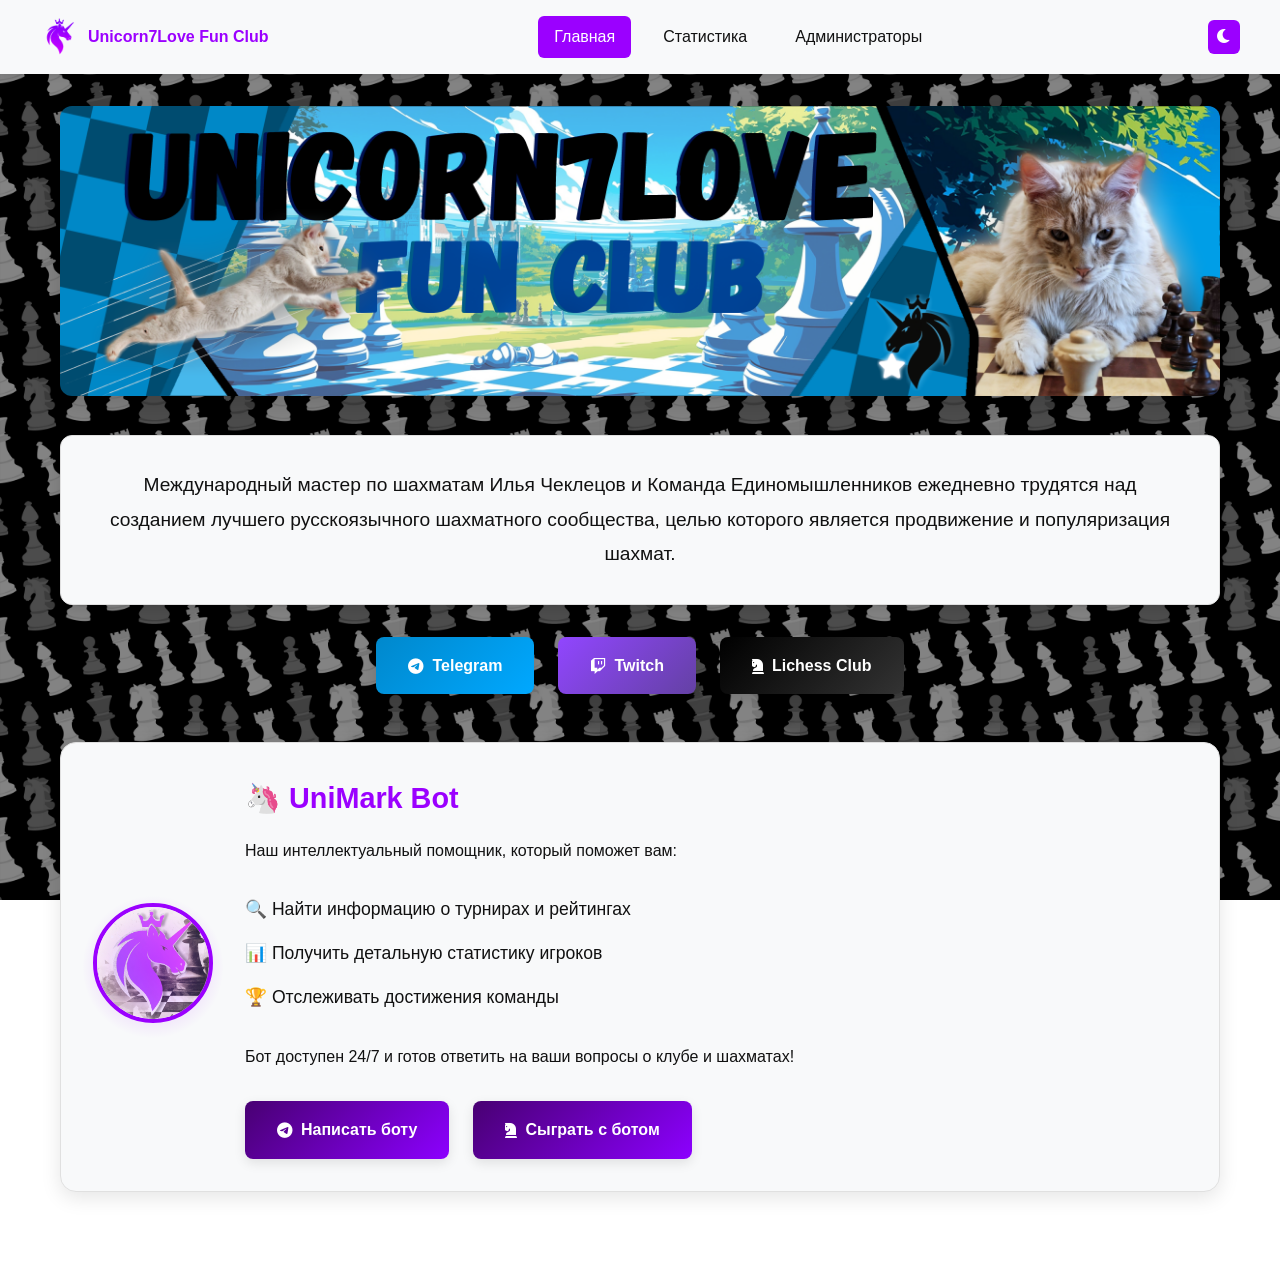
<file: index.html>
<!DOCTYPE html>
<html lang="ru">
<head>
    <meta charset="UTF-8">
    <meta name="viewport" content="width=device-width, initial-scale=1.0">
    <title>Unicorn7Love Fun Club</title>
    <link rel="stylesheet" href="https://cdnjs.cloudflare.com/ajax/libs/font-awesome/6.0.0/css/all.min.css">
<style>
:root {
    --primary-color: #9B00FF;
    --primary-light: #BD7EFF;
    --primary-dark: #7A00CC;
    --background-color: #ffffff;
    --text-color: #111111;
    --card-bg: #f8f9fa;
    --accent-light: #e6ccff;
    --border-color: #e0e0e0;
    --overlay-color: rgba(0, 0, 0, 0.15);
}
[data-theme='dark'] {
    --background-color: #0f0f0f;
    --text-color: #e0e0e0;
    --card-bg: #1a1a1a;
    --accent-light: #4b2d7f;
    --border-color: #333333;
    --overlay-color: rgba(0, 0, 0, 0.4);
}
* {
    margin: 0;
    padding: 0;
    box-sizing: border-box;
}
body {
    font-family: 'Segoe UI', Tahoma, Geneva, Verdana, sans-serif;
    background: var(--background-color);
    color: var(--text-color);
    line-height: 1.6;
    position: relative;
}
body::before {
    content: '';
    position: fixed;
    top: 0;
    left: 0;
    width: 100%;
    height: 100%;
    background: url('img/chess_bg.png') repeat;
    background-size: 200px 200px;
    z-index: -2;
}
body::after {
    content: '';
    position: fixed;
    top: 0;
    left: 0;
    width: 100%;
    height: 100%;
    background: var(--overlay-color);
    z-index: -1;
}
.container {
    max-width: 1200px;
    margin: 0 auto;
    padding: 0 20px;
}
.container h1 {
    color: var(--primary-color);
}
.navbar {
    background: var(--card-bg);
    padding: 1rem;
    position: sticky;
    top: 0;
    z-index: 4;
    box-shadow: 0 2px 8px rgba(0,0,0,0.1);
    backdrop-filter: blur(10px);
}
.nav-container {
    max-width: 1200px;
    margin: 0 auto;
    display: flex;
    justify-content: space-between;
    align-items: center;
}
.nav-logo {
    display: flex;
    align-items: center;
    gap: 0.5rem;
    font-weight: bold;
    color: var(--primary-color);
}
.logo-img {
    width: 40px;
    height: 40px;
    border-radius: 50%;
}
.nav-menu {
    list-style: none;
    display: flex;
    gap: 1rem;
    align-items: center;
}
.nav-link {
    color: var(--text-color);
    text-decoration: none;
    padding: 0.5rem 1rem;
    border-radius: 6px;
    transition: all 0.3s ease;
    font-weight: 500;
    cursor: pointer;
}
.nav-link:hover {
    background: var(--accent-light);
    color: var(--primary-color);
}
.nav-link.active {
    background: var(--primary-color);
    color: white;
}
.theme-btn {
    border: none;
    background: var(--primary-color);
    color: white;
    padding: 0.5rem;
    border-radius: 6px;
    cursor: pointer;
    font-size: 1rem;
    transition: all 0.3s ease;
}
.theme-btn:hover {
    background: var(--primary-dark);
}
.section {
    padding: 2rem 0;
    display: none;
    min-height: calc(100vh - 80px);
}
.section.active {
    display: block;
}
.banner-container {
    text-align: center;
    margin-bottom: 2rem;
}
.main-banner {
    max-width: 100%;
    height: auto;
    border-radius: 12px;
    box-shadow: 0 8px 24px rgba(0,0,0,0.15);
}
.club-description {
    background: var(--card-bg);
    padding: 2rem;
    border-radius: 12px;
    margin-bottom: 2rem;
    text-align: center;
    box-shadow: 0 4px 12px rgba(0,0,0,0.1);
    border: 1px solid var(--border-color);
}
.club-description p {
    font-size: 1.2rem;
    line-height: 1.8;
    color: var(--text-color);
}
.social-links {
    display: flex;
    justify-content: center;
    gap: 1.5rem;
    flex-wrap: wrap;
    margin-bottom: 2rem;
}
.social-btn {
    display: inline-flex;
    align-items: center;
    gap: 0.5rem;
    padding: 1rem 2rem;
    text-decoration: none;
    border-radius: 8px;
    font-weight: 600;
    transition: all 0.3s ease;
    box-shadow: 0 4px 12px rgba(0,0,0,0.1);
}
.social-btn.telegram {
    background: linear-gradient(135deg, #0088cc, #00a8ff);
    color: white;
}
.social-btn.twitch {
    background: linear-gradient(135deg, #9146ff, #6441a4);
    color: white;
}
.social-btn.lichess {
    background: linear-gradient(135deg, #000000, #333333);
    color: white;
}
.social-btn:hover {
    transform: translateY(-2px);
    box-shadow: 0 6px 20px rgba(0,0,0,0.2);
}
.bot-section {
    margin: 3rem 0;
    background: var(--card-bg);
    border-radius: 16px;
    padding: 2rem;
    box-shadow: 0 6px 20px rgba(0,0,0,0.1);
    border: 1px solid var(--border-color);
}
.bot-container {
    display: flex;
    gap: 2rem;
    align-items: center;
}
.bot-avatar {
    position: relative;
    flex-shrink: 0;
}
.bot-image {
    width: 120px;
    height: 120px;
    border-radius: 50%;
    border: 4px solid var(--primary-color);
    animation: bot-float 3s ease-in-out infinite;
}
.bot-glow {
    position: absolute;
    top: -10px;
    left: -10px;
    right: -10px;
    bottom: -10px;
    border-radius: 50%;
    background: radial-gradient(circle, var(--primary-color) 0%, transparent 70%);
    opacity: 0.3;
    animation: bot-pulse 2s ease-in-out infinite;
}
@keyframes bot-float {
    0%, 100% { transform: translateY(0px); }
    50% { transform: translateY(-10px); }
}
@keyframes bot-pulse {
    0%, 100% { opacity: 0.3; transform: scale(1); }
    50% { opacity: 0.6; transform: scale(1.1); }
}
.bot-info h2 {
    color: var(--primary-color);
    margin-bottom: 1rem;
    font-size: 1.8rem;
}
.bot-info ul {
    list-style: none;
    padding: 0;
    margin: 1.5rem 0;
}
.bot-info li {
    padding: 0.5rem 0;
    font-size: 1.1rem;
}
.bot-links {
    display: flex;
    gap: 1.5rem;
    flex-wrap: wrap;
    margin-top: 2rem;
}
.bot-btn {
    display: inline-flex;
    align-items: center;
    gap: 0.5rem;
    padding: 1rem 2rem;
    text-decoration: none;
    border-radius: 8px;
    font-weight: 600;
    transition: all 0.3s ease;
    box-shadow: 0 4px 12px rgba(0,0,0,0.1);
}
.bot-btn.tg {
    background: linear-gradient(135deg, #480072, #8C00FF);
    color: white;
}
.bot-btn.lc {
    background: linear-gradient(135deg, #480072, #8C00FF);
    color: white;
}
.bot-btn:hover {
    transform: translateY(-2px);
    box-shadow: 0 6px 20px rgba(180,136,204,0.4);
}
.instructions-section {
    display: grid;
    grid-template-columns: 1fr 1fr;
    gap: 2rem;
    margin-top: 2rem;
}
.instruction-card {
    background: var(--card-bg);
    padding: 2rem;
    border-radius: 12px;
    box-shadow: 0 4px 12px rgba(0,0,0,0.1);
    border: 1px solid var(--border-color);
}
.instruction-card h3 {
    color: var(--primary-color);
    margin-bottom: 1rem;
    font-size: 1.3rem;
}
.instruction-card ul {
    list-style: none;
    padding-left: 0;
}
.instruction-card li {
    margin-bottom: 0.5rem;
    padding-left: 1rem;
    position: relative;
    font-size: 1rem;
}
.instruction-card li::before {
    content: '•';
    color: var(--primary-color);
    position: absolute;
    left: 0;
}
.stats-grid {
    display: grid;
    grid-template-columns: 1fr;
    gap: 2rem;
    margin-bottom: 3rem;
}
.top-players-section h2 {
    margin-top: 2rem;
    color: var(--primary-color);
    font-size: 1.5rem;
}
.top-players-list {
    display: flex;
    flex-direction: column;
    gap: 1rem;
}
.top-player {
    display: flex;
    align-items: center;
    gap: 1rem;
    padding: 1.5rem;
    border-radius: 12px;
    box-shadow: 0 4px 12px rgba(0,0,0,0.15);
    transition: transform 0.3s ease;
}
.top-player:hover {
    transform: translateY(-2px);
}
.rank-badge {
    font-size: 1.5rem;
    font-weight: bold;
    width: 50px;
    height: 50px;
    border-radius: 50%;
    display: flex;
    align-items: center;
    justify-content: center;
    color: white;
    text-shadow: 1px 1px 2px rgba(0,0,0,0.3);
    flex-shrink: 0;
}
.diamond {
    background: linear-gradient(135deg, #b9f2ff, #e0ffff);
    color: #003d5c !important;
}
.diamond .rank-badge {
    background: linear-gradient(135deg, #00bcd4, #0097a7);
}
.platinum {
    background: linear-gradient(135deg, #e5e4e2, #f5f5f5);
    color: #333 !important;
}
.platinum .rank-badge {
    background: linear-gradient(135deg, #9e9e9e, #757575);
}
.gold {
    background: linear-gradient(135deg, #ffd700, #ffec8b);
    color: #664d00 !important;
}
.gold .rank-badge {
    background: linear-gradient(135deg, #ff9800, #f57c00);
}
.silver {
    background: linear-gradient(135deg, #c0c0c0, #dcdcdc);
    color: #333 !important;
}
.silver .rank-badge {
    background: linear-gradient(135deg, #607d8b, #455a64);
}
.bronze {
    background: linear-gradient(135deg, #cd7f32, #dca57d);
    color: #5d3a1a !important;
}
.bronze .rank-badge {
    background: linear-gradient(135deg, #8d6e63, #5d4037);
}
.player-info {
    flex: 1;
}
.player-name-section {
    display: flex;
    gap: 0.5rem;
    align-items: center;
    margin-bottom: 0.5rem;
}
.player-title {
    font-weight: 700;
    color: var(--primary-color);
    background: rgba(155, 0, 255, 0.1);
    padding: 0.2rem 0.5rem;
    border-radius: 4px;
    font-size: 0.8rem;
}
.player-name {
    font-size: 1.2rem;
    font-weight: bold;
}
.level-info {
    display: flex;
    align-items: center;
    gap: 0.5rem;
    margin-bottom: 1rem;
}
.level-text {
    font-size: 0.9rem;
    font-weight: 600;
}
.experience-bar {
    flex: 1;
    height: 8px;
    background: rgba(0,0,0,0.1);
    border-radius: 4px;
    overflow: hidden;
    margin: 0 0.5rem;
}
.experience-fill {
    height: 100%;
    background: var(--primary-color);
    transition: width 0.3s ease;
}
.experience-value {
    font-size: 0.8rem;
    color: #666;
}
.ratings {
    display: flex;
    gap: 1rem;
    margin-bottom: 0.5rem;
    flex-wrap: wrap;
}
.rating-item {
    display: flex;
    align-items: center;
    gap: 0.3rem;
}
.rating-icon {
    display: inline-block;
    width: 24px;
    height: 24px;
    background-size: contain;
    background-repeat: no-repeat;
    margin-right: 0.5rem;
}
.rating-icon.bullet {
    background-image: url('img/bullet.png');
}
.rating-icon.blitz {
    background-image: url('img/blitz.png');
}
.rating-icon.rapid {
    background-image: url('img/rapid.png');
}
.rating-icon.classic {
    background-image: url('img/classic.png');
}
.rating-value {
    font-weight: 600;
    color: #666;
}
.first-tournament {
    font-size: 0.9rem;
    color: #444;
}
.first-date {
    color: #444;
}
.players-table-section {
    margin-top: 3rem;
}
.players-table-section h2 {
    margin-bottom: 1.5rem;
    color: var(--primary-color);
}
.table-controls {
    display: flex;
    gap: 1rem;
    margin-bottom: 1rem;
    flex-wrap: wrap;
}
.search-box {
    position: relative;
    flex: 1;
    min-width: 200px;
}
.search-box i {
    position: absolute;
    left: 0.75rem;
    top: 50%;
    transform: translateY(-50%);
    color: #666;
}
.search-input {
    padding: 0.5rem 0.5rem 0.5rem 2.5rem;
    border: 1px solid var(--border-color);
    border-radius: 6px;
    background: var(--card-bg);
    color: var(--text-color);
    width: 100%;
}
.sort-select {
    padding: 0.5rem;
    border: 1px solid var(--border-color);
    border-radius: 6px;
    background: var(--card-bg);
    color: var(--text-color);
}
.table-container {
    overflow-x: auto;
    background: var(--card-bg);
    border-radius: 8px;
    box-shadow: 0 4px 12px rgba(0,0,0,0.1);
}
.players-table {
    width: 100%;
    border-collapse: collapse;
}
.players-table th,
.players-table td {
    padding: 0.75rem;
    text-align: left;
    border-bottom: 1px solid var(--border-color);
}
.players-table th {
    background: var(--primary-color);
    color: white;
    font-weight: 600;
    position: sticky;
    top: 0;
}
.players-table tbody tr:hover {
    background: var(--accent-light);
}
.players-table tbody tr:nth-child(even) {
    background: rgba(0,0,0,0.02);
}
.player-link {
    color: var(--primary-color);
    text-decoration: none;
    font-weight: 600;
    cursor: pointer;
}
.player-link:hover {
    text-decoration: underline;
}
.pagination {
    display: flex;
    justify-content: center;
    align-items: center;
    gap: 1rem;
    margin-top: 1rem;
}
.page-btn {
    padding: 0.5rem 1rem;
    background: var(--primary-color);
    color: white;
    border: none;
    border-radius: 6px;
    cursor: pointer;
    transition: background 0.3s ease;
}
.page-btn:hover:not(:disabled) {
    background: var(--primary-dark);
}
.page-btn:disabled {
    opacity: 0.5;
    cursor: not-allowed;
}
.admin-cards {
    display: grid;
    grid-template-columns: repeat(auto-fit, minmax(400px, 1fr));
    gap: 2rem;
    margin-top: 2rem;
}
.admin-card {
    background: var(--card-bg);
    border-radius: 12px;
    padding: 2rem;
    box-shadow: 0 6px 20px rgba(0,0,0,0.1);
    border: 1px solid var(--border-color);
    display: flex;
    gap: 1.5rem;
    align-items: flex-start;
}
.admin-avatar img {
    width: 120px;
    height: 160px;
    object-fit: cover;
    border-radius: 8px;
    box-shadow: 0 4px 12px rgba(0,0,0,0.2);
}
.admin-info {
    flex: 1;
}
.admin-info h3 {
    color: var(--primary-color);
    font-size: 1.4rem;
    margin-bottom: 0.5rem;
}
.admin-role {
    color: var(--primary-light);
    font-weight: 600;
    margin-bottom: 1rem;
}
.admin-ratings,
.admin-contact {
    display: flex;
    flex-wrap: wrap;
    gap: 0.5rem;
    margin: 1rem 0;
}
.rating-link,
.contact-link {
    display: inline-flex;
    align-items: center;
    gap: 0.3rem;
    padding: 0.4rem 0.8rem;
    text-decoration: none;
    border-radius: 6px;
    font-size: 0.9rem;
    font-weight: 500;
    transition: all 0.3s ease;
}
.rating-link.fide {
    background: #1976d2;
    color: white;
}
.rating-link.ruchess {
    background: #d32f2f;
    color: white;
}
.rating-link.lichess {
    background: #000;
    color: white;
}
.contact-link.telegram {
    background: #0088cc;
    color: white;
}
.rating-link:hover,
.contact-link:hover {
    transform: translateY(-1px);
    box-shadow: 0 4px 12px rgba(0,0,0,0.2);
}
.admin-bio {
    margin: 1rem 0;
    line-height: 1.6;
    color: var(--text-color);
}
.modal {
    display: none;
    position: fixed;
    z-index: 5;
    left: 0;
    top: 0;
    width: 100%;
    height: 100%;
    background-color: rgba(0,0,0,0.6);
    backdrop-filter: blur(4px);
}
.modal-content {
    background: var(--card-bg);
    margin: 5% auto;
    padding: 2rem;
    border-radius: 12px;
    width: 90%;
    max-width: 500px;
    position: relative;
    box-shadow: 0 10px 30px rgba(0,0,0,0.3);
}
.modal-player-info h2 {
    color: var(--primary-color);
    margin-bottom: 1rem;
}
.modal-level-info {
    margin: 1rem 0;
}
.modal-ratings {
    display: grid;
    grid-template-columns: 1fr 1fr;
    gap: 0.5rem;
    margin: 1rem 0;
}
.modal-rating-item {
    display: flex;
    align-items: center;
    gap: 0.5rem;
    padding: 0.5rem;
    background: rgba(155, 0, 255, 0.1);
    border-radius: 6px;
}
.modal-links {
    margin-top: 1rem;
}
.modal-epic-effects {
    position: fixed;
    top: 0;
    left: 0;
    width: 100%;
    height: 100%;
    pointer-events: none;
    z-index: 6;
    opacity: 0;
    transition: opacity 0.5s ease;
}
.modal-epic-effects.level-20 {
    opacity: 1;
}
.modal-epic-effects.level-20::before {
    content: '';
    position: absolute;
    top: 50%;
    left: 50%;
    width: 200%;
    height: 200%;
    background: 
        radial-gradient(ellipse at 25% 25%, var(--epic-color, var(--primary-color)) 0%, transparent 50%),
        radial-gradient(ellipse at 75% 25%, var(--epic-color, var(--primary-color)) 0%, transparent 50%),
        radial-gradient(ellipse at 25% 75%, var(--epic-color, var(--primary-color)) 0%, transparent 50%),
        radial-gradient(ellipse at 75% 75%, var(--epic-color, var(--primary-color)) 0%, transparent 50%);
    transform: translate(-50%, -50%) rotate(0deg);
    animation: epic-tentacles 4s linear infinite;
    opacity: 0.3;
}
@keyframes epic-tentacles {
    0% { transform: translate(-50%, -50%) rotate(0deg) scale(1); }
    25% { transform: translate(-50%, -50%) rotate(90deg) scale(1.2); }
    50% { transform: translate(-50%, -50%) rotate(180deg) scale(0.8); }
    75% { transform: translate(-50%, -50%) rotate(270deg) scale(1.3); }
    100% { transform: translate(-50%, -50%) rotate(360deg) scale(1); }
}
.modal-epic-effects.level-20::after {
    content: '';
    position: absolute;
    top: 0;
    left: 0;
    width: 100%;
    height: 100%;
    background-image: 
        radial-gradient(2px 2px at 20px 30px, #fff, transparent),
        radial-gradient(2px 2px at 40px 70px, rgba(255,255,255,0.8), transparent),
        radial-gradient(1px 1px at 90px 40px, #fff, transparent),
        radial-gradient(1px 1px at 130px 80px, rgba(255,255,255,0.6), transparent),
        radial-gradient(2px 2px at 160px 30px, #fff, transparent);
    background-repeat: repeat;
    background-size: 200px 100px;
    animation: epic-stars 8s linear infinite;
}
@keyframes epic-stars {
    0% { transform: translateX(0); }
    100% { transform: translateX(-200px); }
}
.modal-content {
    position: relative;
    background: var(--card-bg);
    margin: 2.5% auto;
    padding: 0;
    border-radius: 25px;
    width: 95%;
    max-width: 600px;
    box-shadow: 0 10px 30px rgba(0,0,0,0.3);
    overflow: hidden;
    z-index: 7;
}
.modal-content.frame-basic {
    border: 3px solid var(--primary-color);
    box-shadow: 
        0 0 20px rgba(155, 0, 255, 0.5),
        0 10px 30px rgba(0,0,0,0.3);
}
.modal-content.frame-colored {
    border: 4px solid var(--frame-color, var(--primary-color));
    box-shadow: 
        0 0 30px var(--frame-color, var(--primary-color)),
        0 0 60px rgba(155, 0, 255, 0.3),
        0 10px 30px rgba(0,0,0,0.3);
    animation: frame-pulse 2s ease-in-out infinite;
}
@keyframes frame-pulse {
    0%, 100% { 
        box-shadow: 
            0 0 30px var(--frame-color, var(--primary-color)),
            0 0 60px rgba(155, 0, 255, 0.3),
            0 10px 30px rgba(0,0,0,0.3);
    }
    50% { 
        box-shadow: 
            0 0 50px var(--frame-color, var(--primary-color)),
            0 0 100px rgba(155, 0, 255, 0.5),
            0 15px 40px rgba(0,0,0,0.4);
    }
}
.modal-content.frame-epic {
    border: 6px solid var(--frame-color, var(--primary-color));
    box-shadow: 
        0 0 50px var(--frame-color, var(--primary-color)),
        0 0 100px rgba(155, 0, 255, 0.6),
        0 0 200px rgba(155, 0, 255, 0.3),
        0 20px 60px rgba(0,0,0,0.5);
    animation: frame-epic 3s ease-in-out infinite;
}
@keyframes frame-epic {
    0%, 100% { 
        transform: scale(1);
        filter: brightness(1) saturate(1);
    }
    33% { 
        transform: scale(1.05);
        filter: brightness(1.2) saturate(1.3);
    }
    66% { 
        transform: scale(0.98);
        filter: brightness(0.9) saturate(0.8);
    }
}
.modal-player-profile {
    position: relative;
}
.modal-player-banner {
    position: relative;
    z-index: 9;
    width: 100%;
    height: 120px;
    object-fit: cover;
    border-radius: 16px 16px 0 0;
}
.modal-player-avatar {
    position: absolute;
    z-index: 10;
    top: 70px;
    left: 50%;
    transform: translateX(-50%);
    width: 100px;
    height: 100px;
    border-radius: 50%;
    border: 4px solid var(--card-bg);
    object-fit: cover;
    box-shadow: 0 4px 20px rgba(0,0,0,0.3);
}
.modal-player-info {
    padding: 3rem 2rem 2rem;
    text-align: center;
}
.modal-player-title {
    font-weight: 700;
    color: var(--primary-color);
    background: rgba(155, 0, 255, 0.1);
    position: relative;
    top: -4px;
    padding: 0.2rem 0.5rem;
    border-radius: 4px;
    font-size: 0.9rem;
}
.modal-player-name {
    font-size: 1.8rem;
    font-weight: bold;
    color: var(--primary-color);
    margin-bottom: 1rem;
}
.modal-level-display {
    display: flex;
    align-items: center;
    justify-content: center;
    gap: 1rem;
    margin: 1.5rem 0;
}
.modal-ratings-grid {
    display: grid;
    grid-template-columns: repeat(2, 1fr);
    gap: 1rem;
    margin: 1.5rem 0;
}
.modal-rating-item {
    display: flex;
    align-items: center;
    gap: 0.5rem;
    padding: 0.75rem;
    background: rgba(155, 0, 255, 0.1);
    border-radius: 8px;
}
.close {
    position: absolute;
    z-index: 11;
    top: 12px;
    right: 27px;
    color: var(--text-color);
    font-size: 1.5rem;
    cursor: pointer;
    transition: color 0.3s ease;
}
.close:hover {
    color: var(--primary-color);
}
.lichess-link {
    display: inline-flex;
    align-items: center;
    gap: 0.5rem;
    padding: 0.75rem 1.5rem;
    background: var(--primary-color);
    color: white;
    text-decoration: none;
    border-radius: 8px;
    font-weight: 600;
    transition: all 0.3s ease;
}
.lichess-link:hover {
    background: var(--primary-dark);
    transform: translateY(-2px);
}
@media (max-width: 768px) {
    .stats-grid {
        grid-template-columns: 1fr;
    }
    .instructions-section {
        grid-template-columns: 1fr;
    }
    .nav-menu {
        flex-direction: column;
        gap: 0.5rem;
    }
    .social-links {
        flex-direction: column;
        align-items: center;
    }
    .bot-links {
        flex-direction: column;
        align-items: center;
    }
    .admin-card {
        flex-direction: column;
        text-align: center;
    }
    .admin-avatar img {
        width: 100px;
        height: 133px;
    }
    .welcome-title {
        font-size: 2rem;
    }
    .top-player {
        flex-direction: column;
        text-align: center;
    }
    .ratings {
        justify-content: center;
    }
    .bot-container {
        flex-direction: column;
        text-align: center;
    }
    .bot-image {
        width: 100px;
        height: 100px;
    }
}
@media (max-width: 480px) {
    .container {
        padding: 0 15px;
    }
    .admin-cards {
        grid-template-columns: 1fr;
    }
    .table-controls {
        flex-direction: column;
    }
    .welcome-title {
        font-size: 1.5rem;
    }
    .top-player {
        padding: 1rem;
    }
}
</style>
</head>

<body>
    <nav class="navbar">
        <div class="nav-container">
            <div class="nav-logo">
                <img src="img/logo.png" alt="Logo" class="logo-img">
                <span>Unicorn7Love Fun Club</span>
            </div>
            <div class="nav-menu">
                <a href="#home" class="nav-link active">Главная</a>
                <a href="#statistics" class="nav-link">Статистика</a>
                <a href="#admins" class="nav-link">Администраторы</a>
            </div>
            <button id="theme-toggle" class="theme-btn">
                <i class="fas fa-moon"></i>
            </button>
        </div>
    </nav>

    <main>
        <section id="home" class="section active">
            <div class="container">
                <div class="banner-container">
                    <img src="img/banner.png" alt="Баннер клуба" class="main-banner">
                </div>

                <div class="club-description">
                    <p>Международный мастер по шахматам Илья Чеклецов и Команда Единомышленников ежедневно трудятся над созданием лучшего русскоязычного шахматного сообщества, целью которого является продвижение и популяризация шахмат.</p>
                </div>

                <div class="social-links">
                    <a href="https://t.me/im_unicorn7love" class="social-btn telegram">
                        <i class="fab fa-telegram-plane"></i> Telegram
                    </a>
                    <a href="https://twitch.tv/unicorn7love" class="social-btn twitch">
                        <i class="fab fa-twitch"></i> Twitch
                    </a>
                    <a href="https://lichess.org/team/unicorn7love-fun-club" class="social-btn lichess">
                        <i class="fas fa-chess-knight"></i> Lichess Club
                    </a>
                </div>
                
                <div class="bot-section">
                    <div class="bot-container">
                        <div class="bot-avatar">
                            <img src="img/bot.png" alt="Unicorn Bot" class="bot-image">
                            <div class="bot-glow"></div>
                        </div>
                        <div class="bot-info">
                            <h2>🦄 UniMark Bot</h2>
                            <p>Наш интеллектуальный помощник, который поможет вам:</p>
                            <ul>
                                <li>🔍 Найти информацию о турнирах и рейтингах</li>
                                <li>📊 Получить детальную статистику игроков</li>
                                <li>🏆 Отслеживать достижения команды</li>
                            </ul>
                            <p>Бот доступен 24/7 и готов ответить на ваши вопросы о клубе и шахматах!</p>
                            <div class="bot-links">
                                <a href="https://t.me/unicornmark_bot" class="bot-btn tg">
                                    <i class="fab fa-telegram"></i> Написать боту
                                </a>
                                <a href="https://lichess.org/@/UniMark" class="bot-btn lc">
                                    <i class="fas fa-chess-knight"></i> Сыграть с ботом
                                </a>
                            </div>
                        </div>
                    </div>
                </div>
            </div>
        </section>

        <section id="statistics" class="section">
            <div class="container">
                <h1>Статистика команды</h1>

                <div class="instructions-section">
                    <div class="instruction-card">
                        <h3>Как начисляется опыт?</h3>
                        <p>Опыт рассчитывается по формуле:</p>
                        <p><strong>Очки × 10 + Посещаемость × 25 + Средний перформанс ÷ 100</strong></p>
                        <p>Система учитывает не только результаты в турнирах, но и активность участия в командных играх.</p>
                    </div>

                    <div class="instruction-card">
                        <h3>Как определются места при равенстве?</h3>
                        <p>При равенстве очков используются дополнительные коэффициенты:</p>
                        <ul>
                            <li><strong>Коэффициент полезности:</strong> 1,000,000 × очки + 1,000 × посещаемость + средний перформанс</li>
                            <li><strong>Количество турниров:</strong> приоритет у более активных игроков</li>
                            <li><strong>Средний перформанс:</strong> качество игры при равной активности</li>
                        </ul>
                    </div>
                </div>

                <div class="stats-grid">
                    <div class="top-players-section">
                        <h2>🏆 Топ-5 игроков команды</h2>
                        <div class="top-players-list">
                            <div class="top-player diamond" data-rank="1">
                                <div class="rank-badge">1</div>
                                <div class="player-info">
                                    <div class="player-name-section">
                                        <span class="player-title" style="display: none;"></span>
                                        <span class="player-name">Загрузка...</span>
                                    </div>
                                    <div class="level-info">
                                        <span class="level-text">Уровень <span class="level-number">0</span></span>
                                        <div class="experience-bar">
                                            <div class="experience-fill" style="width: 0%;"></div>
                                        </div>
                                        <span class="experience-value" style="color: #666;">0%</span>
                                    </div>
                                    <div class="ratings">
                                        <div class="rating-item">
                                            <span class="rating-icon bullet"></span>
                                            <span class="rating-value" style="color: #666;">-</span>
                                        </div>
                                        <div class="rating-item">
                                            <span class="rating-icon blitz"></span>
                                            <span class="rating-value" style="color: #666;">-</span>
                                        </div>
                                        <div class="rating-item">
                                            <span class="rating-icon rapid"></span>
                                            <span class="rating-value" style="color: #666;">-</span>
                                        </div>
                                        <div class="rating-item">
                                            <span class="rating-icon classic"></span>
                                            <span class="rating-value" style="color: #666;">-</span>
                                        </div>
                                    </div>
                                    <div class="first-tournament">Первый турнир: <span class="first-date">-</span></div>
                                </div>
                            </div>

                            <div class="top-player platinum" data-rank="2">
                                <div class="rank-badge">2</div>
                                <div class="player-info">
                                    <div class="player-name-section">
                                        <span class="player-title" style="display: none;"></span>
                                        <span class="player-name">Загрузка...</span>
                                    </div>
                                    <div class="level-info">
                                        <span class="level-text">Уровень <span class="level-number">0</span></span>
                                        <div class="experience-bar">
                                            <div class="experience-fill" style="width: 0%;"></div>
                                        </div>
                                        <span class="experience-value" style="color: #666;">0%</span>
                                    </div>
                                    <div class="ratings">
                                        <div class="rating-item">
                                            <span class="rating-icon bullet"></span>
                                            <span class="rating-value" style="color: #666;">-</span>
                                        </div>
                                        <div class="rating-item">
                                            <span class="rating-icon blitz"></span>
                                            <span class="rating-value" style="color: #666;">-</span>
                                        </div>
                                        <div class="rating-item">
                                            <span class="rating-icon rapid"></span>
                                            <span class="rating-value" style="color: #666;">-</span>
                                        </div>
                                        <div class="rating-item">
                                            <span class="rating-icon classic"></span>
                                            <span class="rating-value" style="color: #666;">-</span>
                                        </div>
                                    </div>
                                    <div class="first-tournament">Первый турнир: <span class="first-date">-</span></div>
                                </div>
                            </div>

                            <div class="top-player gold" data-rank="3">
                                <div class="rank-badge">3</div>
                                <div class="player-info">
                                    <div class="player-name-section">
                                        <span class="player-title" style="display: none;"></span>
                                        <span class="player-name">Загрузка...</span>
                                    </div>
                                    <div class="level-info">
                                        <span class="level-text">Уровень <span class="level-number">0</span></span>
                                        <div class="experience-bar">
                                            <div class="experience-fill" style="width: 0%;"></div>
                                        </div>
                                        <span class="experience-value" style="color: #666;">0%</span>
                                    </div>
                                    <div class="ratings">
                                        <div class="rating-item">
                                            <span class="rating-icon bullet"></span>
                                            <span class="rating-value" style="color: #666;">-</span>
                                        </div>
                                        <div class="rating-item">
                                            <span class="rating-icon blitz"></span>
                                            <span class="rating-value" style="color: #666;">-</span>
                                        </div>
                                        <div class="rating-item">
                                            <span class="rating-icon rapid"></span>
                                            <span class="rating-value" style="color: #666;">-</span>
                                        </div>
                                        <div class="rating-item">
                                            <span class="rating-icon classic"></span>
                                            <span class="rating-value" style="color: #666;">-</span>
                                        </div>
                                    </div>
                                    <div class="first-tournament">Первый турнир: <span class="first-date">-</span></div>
                                </div>
                            </div>

                            <div class="top-player silver" data-rank="4">
                                <div class="rank-badge">4</div>
                                <div class="player-info">
                                    <div class="player-name-section">
                                        <span class="player-title" style="display: none;"></span>
                                        <span class="player-name">Загрузка...</span>
                                    </div>
                                    <div class="level-info">
                                        <span class="level-text">Уровень <span class="level-number">0</span></span>
                                        <div class="experience-bar">
                                            <div class="experience-fill" style="width: 0%;"></div>
                                        </div>
                                        <span class="experience-value" style="color: #666;">0%</span>
                                    </div>
                                    <div class="ratings">
                                        <div class="rating-item">
                                            <span class="rating-icon bullet"></span>
                                            <span class="rating-value" style="color: #666;">-</span>
                                        </div>
                                        <div class="rating-item">
                                            <span class="rating-icon blitz"></span>
                                            <span class="rating-value" style="color: #666;">-</span>
                                        </div>
                                        <div class="rating-item">
                                            <span class="rating-icon rapid"></span>
                                            <span class="rating-value" style="color: #666;">-</span>
                                        </div>
                                        <div class="rating-item">
                                            <span class="rating-icon classic"></span>
                                            <span class="rating-value" style="color: #666;">-</span>
                                        </div>
                                    </div>
                                    <div class="first-tournament">Первый турнир: <span class="first-date">-</span></div>
                                </div>
                            </div>

                            <div class="top-player bronze" data-rank="5">
                                <div class="rank-badge">5</div>
                                <div class="player-info">
                                    <div class="player-name-section">
                                        <span class="player-title" style="display: none;"></span>
                                        <span class="player-name">Загрузка...</span>
                                    </div>
                                    <div class="level-info">
                                        <span class="level-text">Уровень <span class="level-number">0</span></span>
                                        <div class="experience-bar">
                                            <div class="experience-fill" style="width: 0%;"></div>
                                        </div>
                                        <span class="experience-value" style="color: #666;">0%</span>
                                    </div>
                                    <div class="ratings">
                                        <div class="rating-item">
                                            <span class="rating-icon bullet"></span>
                                            <span class="rating-value" style="color: #666;">-</span>
                                        </div>
                                        <div class="rating-item">
                                            <span class="rating-icon blitz"></span>
                                            <span class="rating-value" style="color: #666;">-</span>
                                        </div>
                                        <div class="rating-item">
                                            <span class="rating-icon rapid"></span>
                                            <span class="rating-value" style="color: #666;">-</span>
                                        </div>
                                        <div class="rating-item">
                                            <span class="rating-icon classic"></span>
                                            <span class="rating-value" style="color: #666;">-</span>
                                        </div>
                                    </div>
                                    <div class="first-tournament">Первый турнир: <span class="first-date">-</span></div>
                                </div>
                            </div>
                        </div>
                    </div>
                </div>

                <div class="players-table-section">
                    <h2>📊 Все участники</h2>

                    <div class="table-controls">
                        <div class="search-box">
                            <i class="fas fa-search"></i>
                            <input type="text" id="playerSearch" class="search-input" placeholder="Поиск игрока...">
                        </div>
                        <select id="sortSelect" class="sort-select">
                            <option value="utility">Коэффициент полезности</option>
                            <option value="avg_performance">Средний перформанс</option>
                            <option value="tournaments_count">Количество турниров</option>
                        </select>
                    </div>

                    <div class="table-container">
                        <table class="players-table">
                            <thead>
                                <tr>
                                    <th>Игрок</th>
                                    <th>Сумма очков</th>
                                    <th>Макс перформанс</th>
                                    <th>Ср перформанс</th>
                                    <th>Ср рейтинг</th>
                                    <th>Кол-во турниров</th>
                                    <th>Первый турнир</th>
                                </tr>
                            </thead>
                            <tbody id="playersTableBody">
                                <!-- данные -->
                            </tbody>
                        </table>
                    </div>

                    <div class="pagination">
                        <button id="prevPage" class="page-btn">← Предыдущая</button>
                        <span id="pageInfo">Страница 1 из 1</span>
                        <button id="nextPage" class="page-btn">Следующая →</button>
                    </div>
                </div>
            </div>
        </section>

        <section id="admins" class="section">
            <div class="container">
                <h1>Администраторы клуба</h1>

                <div class="admin-cards">
                    <div class="admin-card">
                        <div class="admin-avatar">
                            <img src="img/chekletsov.jpg" alt="IM Чеклецов Илья">
                        </div>
                        <div class="admin-info">
                            <h3>IM Чеклецов Илья</h3>
                            <p class="admin-role">Владелец клуба</p>

                            <div class="admin-ratings">
                                <a href="https://ratings.fide.com/profile/24177156" target="_blank" class="rating-link fide">
                                    <i class="fas fa-trophy"></i> FIDE
                                </a>
                                <a href="https://ratings.ruchess.ru/people/148" target="_blank" class="rating-link ruchess">
                                    <i class="fas fa-chess-king"></i> ФШР
                                </a>
                                <a href="https://lichess.org/@/Unicorn7Love" target="_blank" class="rating-link lichess">
                                    <i class="fas fa-chess-knight"></i> Lichess
                                </a>
                            </div>

                            <div class="admin-bio">
                                <p>Международный мастер, основатель и душа клуба. Организует турниры, ведет обучение и создает дружескую атмосферу для всех участников команды.</p>
                            </div>

                            <div class="admin-contact">
                                <a href="https://t.me/Unicorn7Love" target="_blank" class="contact-link telegram">
                                    <i class="fab fa-telegram"></i> Telegram
                                </a>
                            </div>
                        </div>
                    </div>

                    <div class="admin-card">
                        <div class="admin-avatar">
                            <img src="img/rasputin.jpg" alt="AIM Распутин Марк">
                        </div>
                        <div class="admin-info">
                            <h3>AIM Распутин Марк</h3>
                            <p class="admin-role">Администратор</p>

                            <div class="admin-ratings">
                                <a href="https://ratings.fide.com/profile/55865798" target="_blank" class="rating-link fide">
                                    <i class="fas fa-trophy"></i> FIDE
                                </a>
                                <a href="https://ratings.ruchess.ru/people/128626" target="_blank" class="rating-link ruchess">
                                    <i class="fas fa-chess-king"></i> ФШР
                                </a>
                                <a href="https://lichess.org/@/ModerMark" target="_blank" class="rating-link lichess">
                                    <i class="fas fa-chess-knight"></i> Lichess
                                </a>
                            </div>

                            <div class="admin-bio">
                                <p>Перспективный шахматист и технический администратор клуба. Занимается поддержкой сайта, организацией и дизайном турниров и помогает в развитии команды.</p>
                            </div>

                            <div class="admin-contact">
                                <a href="https://t.me/mrmarqu1s" target="_blank" class="contact-link telegram">
                                    <i class="fab fa-telegram"></i> Telegram
                                </a>
                            </div>
                        </div>
                    </div>
                </div>
            </div>
        </section>
    </main>

    <div id="playerModal" class="modal">
        <div class="modal-content">
            <span class="close">&times;</span>
            <div id="modalContent">
                <!-- данные -->
            </div>
        </div>
    </div>

<script>
window.LICHESS_API_TOKEN = window.LICHESS_API_TOKEN || '';

const BASE_EXPERIENCE = 50;
const LEVEL_MULTIPLIER = 1.4;

let allPlayerData = [];
let currentPage = 1;
const playersPerPage = 10;
const teamName = 'unicorn7love-fun-club';

const LICHESS_TOKEN = window.LICHESS_API_TOKEN || '';

const GITHUB_OWNER = 'toxicmarquis';
const GITHUB_REPO = 'uni7club';
const TOURNAMENTS_FOLDER = 'tournaments';
const USER_DATA_FOLDER = 'user';
const TITLE_DATABASE = {
    "Unicorn7Love": "IM",
    "ModerMark": "AIM",
    "Tom_and_Jerry2024": "AFM"
};

function initTheme() {
    const themeToggle = document.getElementById('theme-toggle');
    if (!themeToggle) return;
    
    const savedTheme = localStorage.getItem('theme') || 'light';
    document.documentElement.setAttribute('data-theme', savedTheme);
    updateThemeIcon();
    
    themeToggle.addEventListener('click', switchTheme);
}

function switchTheme() {
    const currentTheme = document.documentElement.getAttribute('data-theme');
    const newTheme = currentTheme === 'dark' ? 'light' : 'dark';
    
    document.documentElement.setAttribute('data-theme', newTheme);
    localStorage.setItem('theme', newTheme);
    updateThemeIcon();
}

function updateThemeIcon() {
    const themeToggle = document.getElementById('theme-toggle');
    if (!themeToggle) return;
    
    const isDark = document.documentElement.getAttribute('data-theme') === 'dark';
    themeToggle.innerHTML = isDark ? '<i class="fas fa-sun"></i>' : '<i class="fas fa-moon"></i>';
}

function initNavigation() {
    const navLinks = document.querySelectorAll('.nav-link');
    navLinks.forEach(link => {
        link.addEventListener('click', (e) => {
            e.preventDefault();

            document.querySelectorAll('.section').forEach(section => {
                section.classList.remove('active');
            });

            const targetId = link.getAttribute('href').substring(1);
            const targetSection = document.getElementById(targetId);
            if (targetSection) {
                targetSection.classList.add('active');
            }

            navLinks.forEach(navLink => navLink.classList.remove('active'));
            link.classList.add('active');
        });
    });
}

async function getTournamentFiles() {
    try {
        const url = `https://api.github.com/repos/${GITHUB_OWNER}/${GITHUB_REPO}/contents/${TOURNAMENTS_FOLDER}`;
        const response = await fetch(url);

        if (!response.ok) {
            throw new Error(`HTTP error! status: ${response.status}`);
        }

        const files = await response.json();

        const csvFiles = files
            .filter(file => 
                file.type === 'file' && 
                file.name.startsWith('lichess_tournament_') && 
                file.name.endsWith('.csv')
            )
            .map(file => ({
                name: file.name,
                downloadUrl: file.download_url
            }));

        console.log('Найдены CSV файлы:', csvFiles);
        return csvFiles;

    } catch (error) {
        console.error('Ошибка при получении списка файлов:', error);
        return [{
            name: 'lichess_tournament_2025.06.26_eeO2WrZ0_lichess-liga-5b.csv',
            downloadUrl: `https://raw.githubusercontent.com/${GITHUB_OWNER}/${GITHUB_REPO}/main/${TOURNAMENTS_FOLDER}/lichess_tournament_2025.06.26_eeO2WrZ0_lichess-liga-5b.csv`
        }];
    }
}

async function loadCSV(fileInfo) {
    try {
        const response = await fetch(fileInfo.downloadUrl);

        if (!response.ok) {
            throw new Error(`HTTP error! status: ${response.status}`);
        }

        const text = await response.text();
        const lines = text.trim().split('\n');
        const headers = lines[0].split(',').map(h => h.trim());

        const data = [];
        for (let i = 1; i < lines.length; i++) {
            const values = lines[i].split(',');
            const row = {};
            headers.forEach((header, index) => {
                row[header] = values[index] ? values[index].trim() : '';
            });
            data.push(row);
        }

        const dateMatch = fileInfo.name.match(/(\d{4})\.(\d{2})\.(\d{2})/);
        const leagueMatch = fileInfo.name.match(/liga-(\d+[a-z]?)/i);

        const tournamentDate = dateMatch ? 
            `${dateMatch[1]}-${dateMatch[2]}-${dateMatch[3]}` : 
            new Date().toISOString().split('T')[0];

        const league = leagueMatch ? leagueMatch[1] : 'unknown';

        data.forEach(row => {
            row.tournament_date = tournamentDate;
            row.league = league;
            row.filename = fileInfo.name;
        });

        console.log(`Загружен файл ${fileInfo.name}: ${data.length} записей`);
        return data;

    } catch (error) {
        console.error('Ошибка при загрузке файла:', fileInfo.name, error);
        return [];
    }
}

async function loadUserData(username) {
  const fileLocal = `user/${username.toLowerCase()}.json`;
  const fileRaw   = `https://raw.githubusercontent.com/${GITHUB_OWNER}/${GITHUB_REPO}/main/${USER_DATA_FOLDER}/${username.toLowerCase()}.json`;

  try {
    let res = await fetch(fileLocal, {cache:'no-store'});
    if (res.ok) return await res.json();
    res = await fetch(fileRaw, {cache:'no-store'});
    if (res.ok) return await res.json();
  } catch (e) {
    console.warn('loadUserData:', e);
  }
  return null;
}

function calculateLevel(totalScore, attendanceCount, avgPerformance) {
    const experience = totalScore * 10 + attendanceCount * 25 + Math.floor(avgPerformance / 100);

    let level = 0;
    let requiredExp = BASE_EXPERIENCE;
    let totalRequiredExp = 0;

    while (experience >= totalRequiredExp + requiredExp) {
        totalRequiredExp += requiredExp;
        level++;
        requiredExp = Math.floor(BASE_EXPERIENCE * Math.pow(LEVEL_MULTIPLIER, level));
    }

    const currentLevelExp = experience - totalRequiredExp;
    const nextLevelExp = requiredExp;
    const progressPercent = Math.floor((currentLevelExp / nextLevelExp) * 100);

    return {
        level,
        experience,
        currentLevelExp,
        nextLevelExp,
        progressPercent
    };
}

function getFrameType(level) {
    if (level >= 20) return 'epic';
    if (level >= 15) return 'colored';
    if (level >= 10) return 'basic';
    return 'none';
}

async function getPlayerTitle(username) {
    if (TITLE_DATABASE.hasOwnProperty(username)) {
        return TITLE_DATABASE[username];
    }

    try {
        const headers = {};
        if (LICHESS_TOKEN) {
            headers['Authorization'] = `Bearer ${LICHESS_TOKEN}`;
        }

        const response = await fetch(`https://lichess.org/api/user/${username}`, { headers });

        if (response.ok) {
            const data = await response.json();
            return data.title || null;
        }
    } catch (error) {
        console.error('Ошибка при получении титула:', error);
    }

    return null;
}

async function getPlayerRatings(username) {
    try {
        const headers = {};
        if (LICHESS_TOKEN) {
            headers['Authorization'] = `Bearer ${LICHESS_TOKEN}`;
        }

        const response = await fetch(`https://lichess.org/api/user/${username}`, { headers });

        if (response.ok) {
            const data = await response.json();
            return {
                bullet: data.perfs?.bullet?.rating || '-',
                blitz: data.perfs?.blitz?.rating || '-',
                rapid: data.perfs?.rapid?.rating || '-',
                classical: data.perfs?.classical?.rating || '-'
            };
        }
    } catch (error) {
        console.error('Ошибка при получении рейтингов:', error);
    }

    return {
        bullet: '-',
        blitz: '-',
        rapid: '-',
        classical: '-'
    };
}

function aggregatePlayerData(rawData) {
    const playerStats = {};

    rawData.forEach(row => {
        if (row.Team !== teamName) return;

        const username = row.Username;
        if (!playerStats[username]) {
            playerStats[username] = {
                username: username,
                scores: [],
                performances: [],
                ratings: [],
                tournaments: [],
                leagues: [],
                total_score: 0,
                tournaments_count: 0
            };
        }

        const player = playerStats[username];
        const score = parseInt(row.Score) || 0;
        const performance = parseFloat(row.Performance) || 0;
        const rating = parseInt(row.Rating) || 0;

        player.scores.push(score);
        player.total_score += score;
        player.tournaments.push(row.tournament_date);
        player.leagues.push(row.league);
        player.tournaments_count++;

        if (performance > 0) {
            player.performances.push(performance);
        }

        if (rating > 0) {
            player.ratings.push(rating);
        }
    });

    const result = Object.values(playerStats).map(player => {
        const avgPerformance = player.performances.length > 0 
            ? Math.round(player.performances.reduce((a, b) => a + b, 0) / player.performances.length)
            : 0;

        const maxPerformance = player.performances.length > 0 
            ? Math.max(...player.performances) 
            : 0;

        const avgRating = player.ratings.length > 0
            ? Math.round(player.ratings.reduce((a, b) => a + b, 0) / player.ratings.length)
            : 0;

        const maxRating = player.ratings.length > 0
            ? Math.max(...player.ratings)
            : 0;

        const maxScore = player.scores.length > 0
            ? Math.max(...player.scores)
            : 0;

        const firstTournament = player.tournaments.length > 0
            ? player.tournaments.sort()[0]
            : '-';

        const utilityCoefficient = player.total_score * 1000000 + player.tournaments_count * 1000 + avgPerformance;
        const levelInfo = calculateLevel(player.total_score, player.tournaments_count, avgPerformance);

        return {
            ...player,
            avg_performance: avgPerformance,
            max_performance: maxPerformance,
            avg_rating: avgRating,
            max_rating: maxRating,
            max_score: maxScore,
            first_tournament: firstTournament,
            utility_coefficient: utilityCoefficient,
            ...levelInfo
        };
    });

    return result;
}

function sortPlayersForTop5(players) {
    return players.sort((a, b) => {
        if (b.total_score !== a.total_score) {
            return b.total_score - a.total_score;
        }
        if (b.tournaments_count !== a.tournaments_count) {
            return b.tournaments_count - a.tournaments_count;
        }
        return b.avg_performance - a.avg_performance;
    });
}

async function renderTop5Players(players) {
    const sortedPlayers = sortPlayersForTop5([...players]);
    const top5 = sortedPlayers.slice(0, 5);

    for (let i = 0; i < top5.length; i++) {
        const player = top5[i];
        const rankElement = document.querySelector(`.top-player[data-rank="${i + 1}"]`);

        if (rankElement) {
            const title = await getPlayerTitle(player.username);
            const ratings = await getPlayerRatings(player.username);

            const titleElement = rankElement.querySelector('.player-title');
            const nameElement = rankElement.querySelector('.player-name');
            const levelElement = rankElement.querySelector('.level-number');
            const expFillElement = rankElement.querySelector('.experience-fill');
            const expValueElement = rankElement.querySelector('.experience-value');
            const ratingElements = rankElement.querySelectorAll('.rating-value');
            const firstDateElement = rankElement.querySelector('.first-date');

            if (titleElement && title) {
                titleElement.textContent = title;
                titleElement.style.display = 'inline-block';
            } else if (titleElement) {
                titleElement.style.display = 'none';
            }

            if (nameElement) nameElement.textContent = player.username;
            if (levelElement) levelElement.textContent = player.level;
            if (expFillElement) expFillElement.style.width = `${player.progressPercent}%`;
            if (expValueElement) expValueElement.textContent = `${player.progressPercent}%`;
            if (firstDateElement) firstDateElement.textContent = player.first_tournament;

            if (ratingElements.length >= 4) {
                ratingElements[0].textContent = ratings.bullet;
                ratingElements[1].textContent = ratings.blitz;
                ratingElements[2].textContent = ratings.rapid;
                ratingElements[3].textContent = ratings.classical;
            }
        }
    }
}

function renderPlayersTable(players, page = 1) {
    const sortSelect = document.getElementById('sortSelect');
    const playerSearch = document.getElementById('playerSearch');

    if (!sortSelect || !playerSearch) return;

    const sortValue = sortSelect.value;
    const searchValue = playerSearch.value.toLowerCase();

    let filteredPlayers = players.filter(player => 
        player.username.toLowerCase().includes(searchValue)
    );

    filteredPlayers.sort((a, b) => {
        switch (sortValue) {
            case 'avg_performance':
                return b.avg_performance - a.avg_performance;
            case 'tournaments_count':
                return b.tournaments_count - a.tournaments_count;
            default:
                return b.utility_coefficient - a.utility_coefficient;
        }
    });

    const startIndex = (page - 1) * playersPerPage;
    const endIndex = startIndex + playersPerPage;
    const playersToShow = filteredPlayers.slice(startIndex, endIndex);

    const tbody = document.getElementById('playersTableBody');
    if (!tbody) return;

    tbody.innerHTML = '';

    playersToShow.forEach(player => {
        const row = document.createElement('tr');
        row.innerHTML = `
            <td><a href="#" class="player-link" data-username="${player.username}">${player.username}</a></td>
            <td>${player.total_score}</td>
            <td>${player.max_performance}</td>
            <td>${player.avg_performance}</td>
            <td>${player.avg_rating}</td>
            <td>${player.tournaments_count}</td>
            <td>${player.first_tournament}</td>
        `;
        tbody.appendChild(row);
    });

    const totalPages = Math.ceil(filteredPlayers.length / playersPerPage);
    const pageInfo = document.getElementById('pageInfo');
    if (pageInfo) {
        pageInfo.textContent = `Страница ${page} из ${totalPages}`;
    }

    const prevPage = document.getElementById('prevPage');
    const nextPage = document.getElementById('nextPage');
    if (prevPage) prevPage.disabled = page <= 1;
    if (nextPage) nextPage.disabled = page >= totalPages;

    currentPage = page;

    document.querySelectorAll('.player-link').forEach(link => {
        link.addEventListener('click', (e) => {
            e.preventDefault();
            const username = e.target.getAttribute('data-username');
            showPlayerModal(username);
        });
    });
}

async function showPlayerModal(username) {
    const modal = document.getElementById('playerModal');
    const modalContent = document.getElementById('modalContent');
    const modalWrapper = document.getElementById('modalContentWrapper');
    const epicEffects = document.getElementById('modalEpicEffects');

    if (!modal || !modalContent) return;

    modalContent.innerHTML = '<p style="padding: 2rem; text-align: center;">Загрузка профиля игрока...</p>';
    modal.style.display = 'block';

    try {
        const player = allPlayerData.find(p => p.username === username);
        if (!player) {
            throw new Error('Игрок не найден');
        }
        const userData = await loadUserData(username);
        const title = await getPlayerTitle(username);
        const ratings = await getPlayerRatings(username);
        const frameType = getFrameType(player.level);

        if (userData?.color_frame) {
            document.documentElement.style.setProperty('--frame-color', userData.color_frame);
            document.documentElement.style.setProperty('--epic-color', userData.color_frame);
        }

        const profileHTML = `
            ${frameType === "epic" ? ` <div id="modalEpicEffects" class="modal-epic-effects level-20"></div> ` : ''}
            <div id="modalContentWrapper" class="modal-content frame-${frameType}">
                <div class="modal-player-profile">
                    ${userData?.banner ? `
                        <img src="${userData.banner}" alt="Баннер ${player.username}" class="modal-player-banner">
                    ` : `
                        <div class="modal-player-banner" style="background: linear-gradient(135deg, var(--primary-color), var(--primary-light)); height: 150px;"></div>
                    `}
                
                    ${userData?.avatar ? `
                        <img src="${userData.avatar}" alt="Аватар ${player.username}" class="modal-player-avatar">
                    ` : `
                        <div class="modal-player-avatar" style="background: var(--card-bg); display: flex; align-items: center; justify-content: center; font-size: 2rem; width: 100px; height: 100px; border-radius: 50%; position: absolute; top: 100px; left: 50%; transform: translateX(-50%); border: 4px solid var(--card-bg);">
                            ${player.username.charAt(0).toUpperCase()}
                        </div>
                    `}
                
                    <div class="modal-player-info">
                        <h2 class="modal-player-name">
                            ${title ? ` <span class="modal-player-title">${title}</span> ` : ''}
                            ${player.username}
                        </h2>
                    
                        <div class="modal-level-display">
                            <span class="level-text">Уровень ${player.level}</span>
                            <div class="experience-bar">
                                <div class="experience-fill" style="width: ${player.progressPercent}%;"></div>
                            </div>
                            <span class="experience-value">${player.currentLevelExp} / ${player.nextLevelExp}</span>
                        </div>

                        <div class="modal-ratings-grid">
                            <div class="modal-rating-item">
                                <span class="rating-icon bullet"></span>
                                <span>Bullet: ${ratings.bullet}</span>
                            </div>
                            <div class="modal-rating-item">
                                <span class="rating-icon blitz"></span>
                                <span>Blitz: ${ratings.blitz}</span>
                            </div>
                            <div class="modal-rating-item">
                                <span class="rating-icon rapid"></span>
                                <span>Rapid: ${ratings.rapid}</span>
                            </div>
                            <div class="modal-rating-item">
                                <span class="rating-icon classic"></span>
                                <span>Classic: ${ratings.classical}</span>
                            </div>
                        </div>

                        <div style="margin: 1.5rem 0;">
                            <p><strong>Первый турнир:</strong> ${player.first_tournament}</p>
                            <p><strong>Всего турниров:</strong> ${player.tournaments_count}</p>
                            <p><strong>Средний перформанс:</strong> ${player.avg_performance}</p>
                        </div>

                        <div class="modal-links">
                            <a href="https://lichess.org/@/${player.username}" target="_blank" class="lichess-link">
                                <i class="fas fa-external-link-alt"></i> Открыть профиль на Lichess
                            </a>
                        </div>
                    </div>
                </div>
            </div>
        `;

        modalContent.innerHTML = profileHTML;

    } catch (error) {
        modalContent.innerHTML = `
            <div style="padding: 2rem; text-align: center;">
                <h2>${username}</h2>
                <p>Не удалось загрузить профиль игрока.</p>
                <a href="https://lichess.org/@/${username}" target="_blank" class="lichess-link">
                    <i class="fas fa-external-link-alt"></i> Открыть профиль на Lichess
                </a>
            </div>
        `;
    }
}

async function initApp() {
    try {
        console.log('Инициализация приложения...');

        const tournamentFiles = await getTournamentFiles();
        console.log('Найдены файлы турниров:', tournamentFiles);

        const allRawData = [];
        for (const fileInfo of tournamentFiles) {
            const data = await loadCSV(fileInfo);
            allRawData.push(...data);
        }

        console.log('Загружено записей:', allRawData.length);

        allPlayerData = aggregatePlayerData(allRawData);
        console.log('Обработано игроков:', allPlayerData.length);

        await renderTop5Players(allPlayerData);
        renderPlayersTable(allPlayerData);
        await initLiveGame();

        console.log('Инициализация завершена');

    } catch (error) {
        console.error('Ошибка при инициализации:', error);
    }
}

document.addEventListener('DOMContentLoaded', () => {
    initTheme();
    initNavigation();
    initApp();

    const playerSearch = document.getElementById('playerSearch');
    if (playerSearch) {
        playerSearch.addEventListener('input', () => {
            renderPlayersTable(allPlayerData, 1);
        });
    }

    const sortSelect = document.getElementById('sortSelect');
    if (sortSelect) {
        sortSelect.addEventListener('change', () => {
            renderPlayersTable(allPlayerData, 1);
        });
    }

    const prevPage = document.getElementById('prevPage');
    if (prevPage) {
        prevPage.addEventListener('click', () => {
            if (currentPage > 1) {
                renderPlayersTable(allPlayerData, currentPage - 1);
            }
        });
    }

    const nextPage = document.getElementById('nextPage');
    if (nextPage) {
        nextPage.addEventListener('click', () => {
            const totalPages = Math.ceil(allPlayerData.length / playersPerPage);
            if (currentPage < totalPages) {
                renderPlayersTable(allPlayerData, currentPage + 1);
            }
        });
    }

    const closeButton = document.querySelector('.close');
    if (closeButton) {
        closeButton.addEventListener('click', () => {
            const modal = document.getElementById('playerModal');
            const epicEffects = document.getElementById('modalEpicEffects');
            const modalWrapper = document.getElementById('modalContentWrapper');

            if (modal) modal.style.display = 'none';
            if (epicEffects) epicEffects.className = 'modal-epic-effects';
            if (modalWrapper) modalWrapper.className = 'modal-content';

            document.documentElement.style.removeProperty('--frame-color');
            document.documentElement.style.removeProperty('--epic-color');
        });
    }

    window.addEventListener('click', (e) => {
        const modal = document.getElementById('playerModal');
        if (modal && e.target === modal) {
            closeButton.click();
        }
    });
});
</script>
</body>
</html>
</file>
